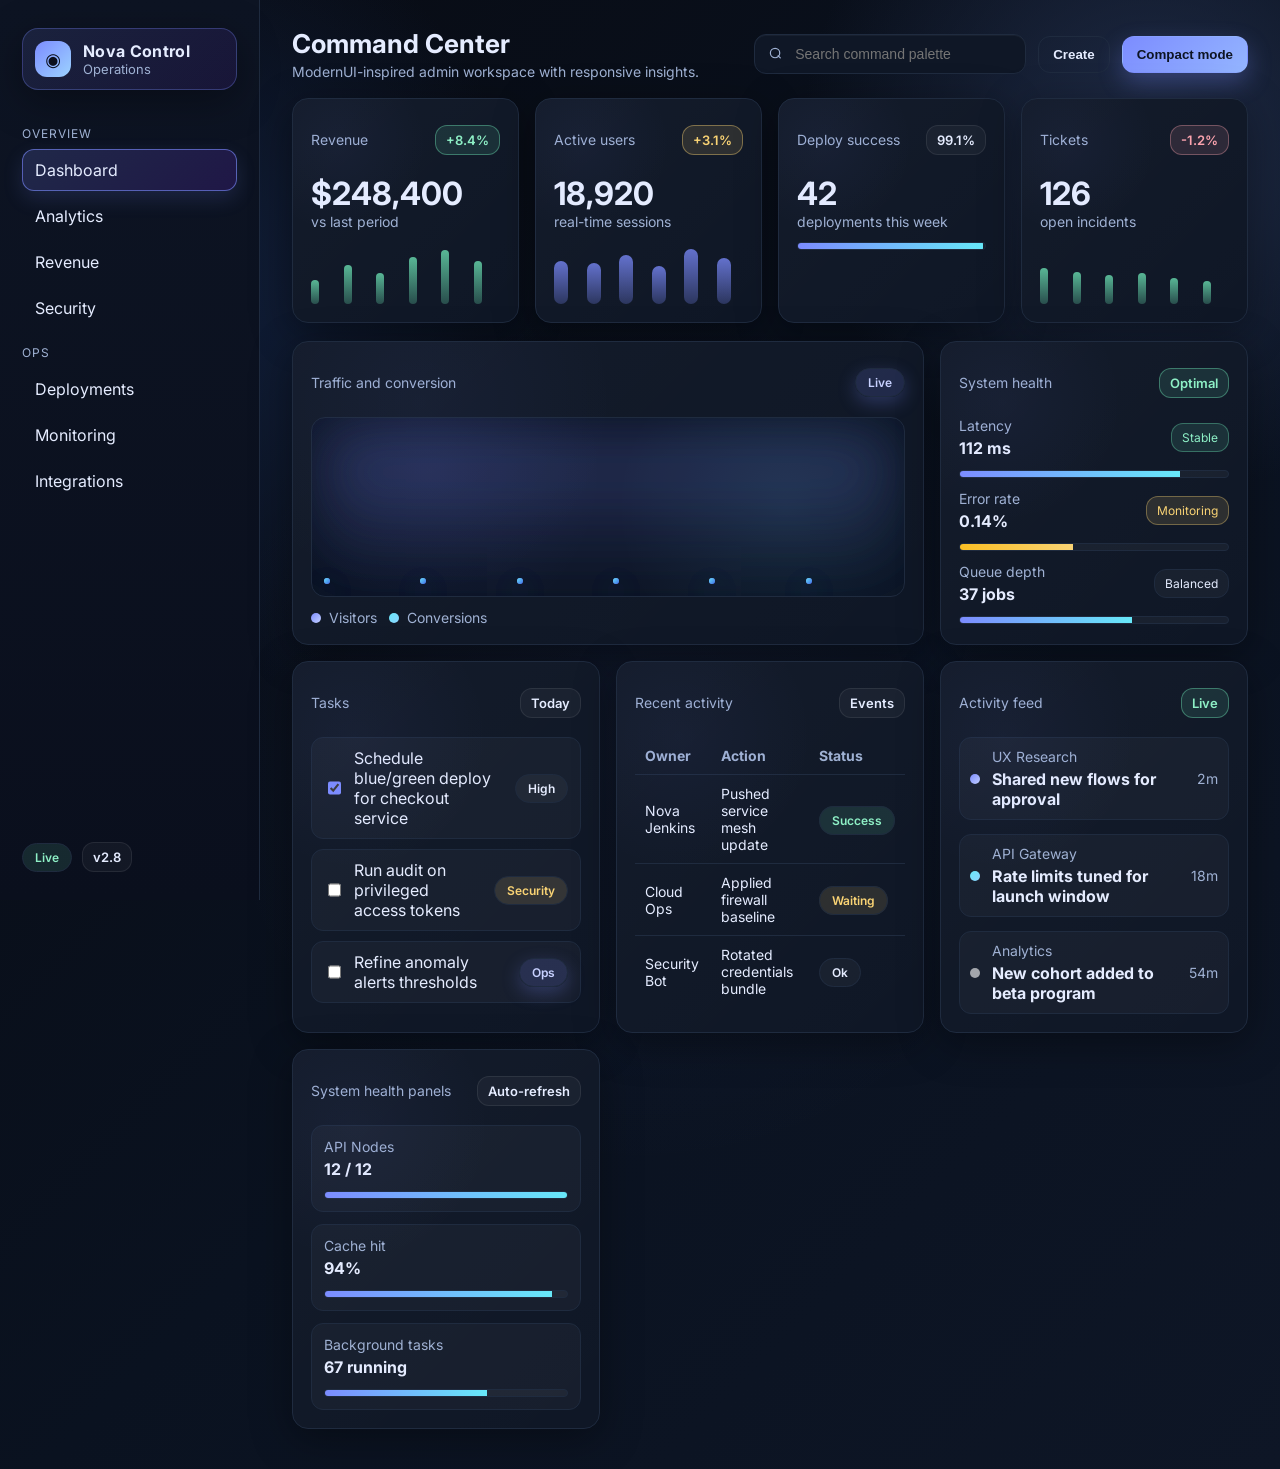
<file: index.html>
<!doctype html>
<html lang="en">
<head>
  <meta charset="UTF-8" />
  <meta name="viewport" content="width=device-width, initial-scale=1.0" />
  <title>ModernUI Admin Dashboard</title>
  <link rel="preconnect" href="https://fonts.googleapis.com">
  <link rel="preconnect" href="https://fonts.gstatic.com" crossorigin>
  <link href="https://fonts.googleapis.com/css2?family=Inter:wght@400;500;600;700&display=swap" rel="stylesheet">
  <link rel="stylesheet" href="assets/styles.css" />
</head>
<body class="theme-dark">
  <div class="app-shell" data-compact="false">
    <aside class="sidebar" aria-label="Primary navigation">
      <div class="sidebar__brand" tabindex="0">
        <div class="brand__icon" aria-hidden="true">&#9673;</div>
        <div>
          <p class="brand__label">Nova Control</p>
          <p class="brand__sub">Operations</p>
        </div>
      </div>
      <nav class="sidebar__nav" aria-label="Main">
        <p class="sidebar__section">Overview</p>
        <a class="nav-link is-active" href="#" data-nav-link>Dashboard</a>
        <a class="nav-link" href="#" data-nav-link>Analytics</a>
        <a class="nav-link" href="#" data-nav-link>Revenue</a>
        <a class="nav-link" href="#" data-nav-link>Security</a>
        <p class="sidebar__section">Ops</p>
        <a class="nav-link" href="#" data-nav-link>Deployments</a>
        <a class="nav-link" href="#" data-nav-link>Monitoring</a>
        <a class="nav-link" href="#" data-nav-link>Integrations</a>
      </nav>
      <div class="sidebar__footer">
        <div class="pill pill--success" aria-label="Environment healthy">Live</div>
        <div class="badge badge--outline">v2.8</div>
      </div>
    </aside>

    <main class="main" aria-label="Dashboard content">
      <header class="topbar">
        <div class="topbar__left">
          <h1>Command Center</h1>
          <p class="muted">ModernUI-inspired admin workspace with responsive insights.</p>
        </div>
        <div class="topbar__right">
          <label class="search" aria-label="Search">
            <svg class="icon" viewBox="0 0 24 24" aria-hidden="true"><path d="M10.75 4.5a6.25 6.25 0 1 1 0 12.5 6.25 6.25 0 0 1 0-12.5Zm7 12.75-2.9-2.9" stroke="currentColor" stroke-width="1.6" stroke-linecap="round" stroke-linejoin="round" fill="none"/></svg>
            <input type="search" name="search" placeholder="Search command palette" />
          </label>
          <button class="button button--ghost" type="button">Create</button>
          <button class="button button--primary" type="button" id="compactToggle" aria-pressed="false">Compact mode</button>
        </div>
      </header>

      <section class="grid kpi-grid" aria-label="Key performance indicators">
        <article class="card card--kpi" data-animate>
          <div class="card__head">
            <p class="muted">Revenue</p>
            <span class="badge badge--success">+8.4%</span>
          </div>
          <p class="metric">$248,400</p>
          <div class="subtext">vs last period</div>
          <div class="spark spark--line" aria-hidden="true">
            <span style="--p: 40"></span><span style="--p: 65"></span><span style="--p: 52"></span><span style="--p: 78"></span><span style="--p: 90"></span><span style="--p: 72"></span>
          </div>
        </article>
        <article class="card card--kpi" data-animate>
          <div class="card__head">
            <p class="muted">Active users</p>
            <span class="badge badge--warning">+3.1%</span>
          </div>
          <p class="metric">18,920</p>
          <div class="subtext">real-time sessions</div>
          <div class="spark spark--bar" aria-hidden="true">
            <span style="--p: 72"></span><span style="--p: 68"></span><span style="--p: 82"></span><span style="--p: 64"></span><span style="--p: 91"></span><span style="--p: 77"></span>
          </div>
        </article>
        <article class="card card--kpi" data-animate>
          <div class="card__head">
            <p class="muted">Deploy success</p>
            <span class="badge badge--outline">99.1%</span>
          </div>
          <p class="metric">42</p>
          <div class="subtext">deployments this week</div>
          <div class="progress" role="progressbar" aria-valuemin="0" aria-valuemax="100" aria-valuenow="99">
            <span style="width: 99%"></span>
          </div>
        </article>
        <article class="card card--kpi" data-animate>
          <div class="card__head">
            <p class="muted">Tickets</p>
            <span class="badge badge--danger">-1.2%</span>
          </div>
          <p class="metric">126</p>
          <div class="subtext">open incidents</div>
          <div class="spark spark--line" aria-hidden="true">
            <span style="--p: 60"></span><span style="--p: 54"></span><span style="--p: 48"></span><span style="--p: 52"></span><span style="--p: 44"></span><span style="--p: 38"></span>
          </div>
        </article>
      </section>

      <section class="grid" aria-label="Dashboard panels">
        <article class="card card--wide" data-animate>
          <div class="card__head">
            <p class="muted">Traffic and conversion</p>
            <div class="pill pill--glow">Live</div>
          </div>
          <div class="chart chart--area" role="img" aria-label="Traffic and conversion trends" aria-live="polite">
            <div class="chart__line"><span style="--x: 5; --y: 62"></span><span style="--x: 22; --y: 58"></span><span style="--x: 38; --y: 66"></span><span style="--x: 56; --y: 50"></span><span style="--x: 72; --y: 78"></span><span style="--x: 88; --y: 68"></span></div>
            <div class="chart__line chart__line--accent"><span style="--x: 5; --y: 70"></span><span style="--x: 22; --y: 64"></span><span style="--x: 38; --y: 74"></span><span style="--x: 56; --y: 62"></span><span style="--x: 72; --y: 86"></span><span style="--x: 88; --y: 82"></span></div>
          </div>
          <div class="legend">
            <span class="legend__item"><span class="dot dot--primary"></span>Visitors</span>
            <span class="legend__item"><span class="dot dot--accent"></span>Conversions</span>
          </div>
        </article>

        <article class="card" data-animate>
          <div class="card__head">
            <p class="muted">System health</p>
            <span class="badge badge--success">Optimal</span>
          </div>
          <div class="health">
            <div class="health__row">
              <div>
                <p class="label">Latency</p>
                <p class="value">112 ms</p>
              </div>
              <div class="indicator indicator--success">Stable</div>
            </div>
            <div class="health__bar"><span style="width: 82%"></span></div>
            <div class="health__row">
              <div>
                <p class="label">Error rate</p>
                <p class="value">0.14%</p>
              </div>
              <div class="indicator indicator--warning">Monitoring</div>
            </div>
            <div class="health__bar health__bar--warning"><span style="width: 42%"></span></div>
            <div class="health__row">
              <div>
                <p class="label">Queue depth</p>
                <p class="value">37 jobs</p>
              </div>
              <div class="indicator">Balanced</div>
            </div>
            <div class="health__bar"><span style="width: 64%"></span></div>
          </div>
        </article>

        <article class="card" data-animate>
          <div class="card__head">
            <p class="muted">Tasks</p>
            <span class="badge badge--outline">Today</span>
          </div>
          <ul class="list" role="list">
            <li class="list__item">
              <label class="checkbox">
                <input type="checkbox" checked />
                <span>Schedule blue/green deploy for checkout service</span>
              </label>
              <span class="pill">High</span>
            </li>
            <li class="list__item">
              <label class="checkbox">
                <input type="checkbox" />
                <span>Run audit on privileged access tokens</span>
              </label>
              <span class="pill pill--warning">Security</span>
            </li>
            <li class="list__item">
              <label class="checkbox">
                <input type="checkbox" />
                <span>Refine anomaly alerts thresholds</span>
              </label>
              <span class="pill pill--glow">Ops</span>
            </li>
          </ul>
        </article>

        <article class="card card--table" data-animate>
          <div class="card__head">
            <p class="muted">Recent activity</p>
            <span class="badge badge--outline">Events</span>
          </div>
          <table>
            <thead>
              <tr>
                <th scope="col">Owner</th>
                <th scope="col">Action</th>
                <th scope="col">Status</th>
              </tr>
            </thead>
            <tbody>
              <tr>
                <td>Nova Jenkins</td>
                <td>Pushed service mesh update</td>
                <td><span class="pill pill--success">Success</span></td>
              </tr>
              <tr>
                <td>Cloud Ops</td>
                <td>Applied firewall baseline</td>
                <td><span class="pill pill--warning">Waiting</span></td>
              </tr>
              <tr>
                <td>Security Bot</td>
                <td>Rotated credentials bundle</td>
                <td><span class="pill">Ok</span></td>
              </tr>
            </tbody>
          </table>
        </article>

        <article class="card" data-animate>
          <div class="card__head">
            <p class="muted">Activity feed</p>
            <span class="badge badge--success">Live</span>
          </div>
          <ol class="timeline" aria-label="Recent activity">
            <li class="timeline__item">
              <span class="dot dot--primary"></span>
              <div>
                <p class="label">UX Research</p>
                <p class="value">Shared new flows for approval</p>
              </div>
              <span class="muted">2m</span>
            </li>
            <li class="timeline__item">
              <span class="dot dot--accent"></span>
              <div>
                <p class="label">API Gateway</p>
                <p class="value">Rate limits tuned for launch window</p>
              </div>
              <span class="muted">18m</span>
            </li>
            <li class="timeline__item">
              <span class="dot"></span>
              <div>
                <p class="label">Analytics</p>
                <p class="value">New cohort added to beta program</p>
              </div>
              <span class="muted">54m</span>
            </li>
          </ol>
        </article>

        <article class="card" data-animate>
          <div class="card__head">
            <p class="muted">System health panels</p>
            <span class="badge badge--outline">Auto-refresh</span>
          </div>
          <div class="panels">
            <div class="panel">
              <p class="label">API Nodes</p>
              <p class="value">12 / 12</p>
              <div class="progress"><span style="width: 100%"></span></div>
            </div>
            <div class="panel">
              <p class="label">Cache hit</p>
              <p class="value">94%</p>
              <div class="progress"><span style="width: 94%"></span></div>
            </div>
            <div class="panel">
              <p class="label">Background tasks</p>
              <p class="value">67 running</p>
              <div class="progress"><span style="width: 67%"></span></div>
            </div>
          </div>
        </article>
      </section>
    </main>
  </div>
  <script src="assets/script.js"></script>
</body>
</html>
</file>
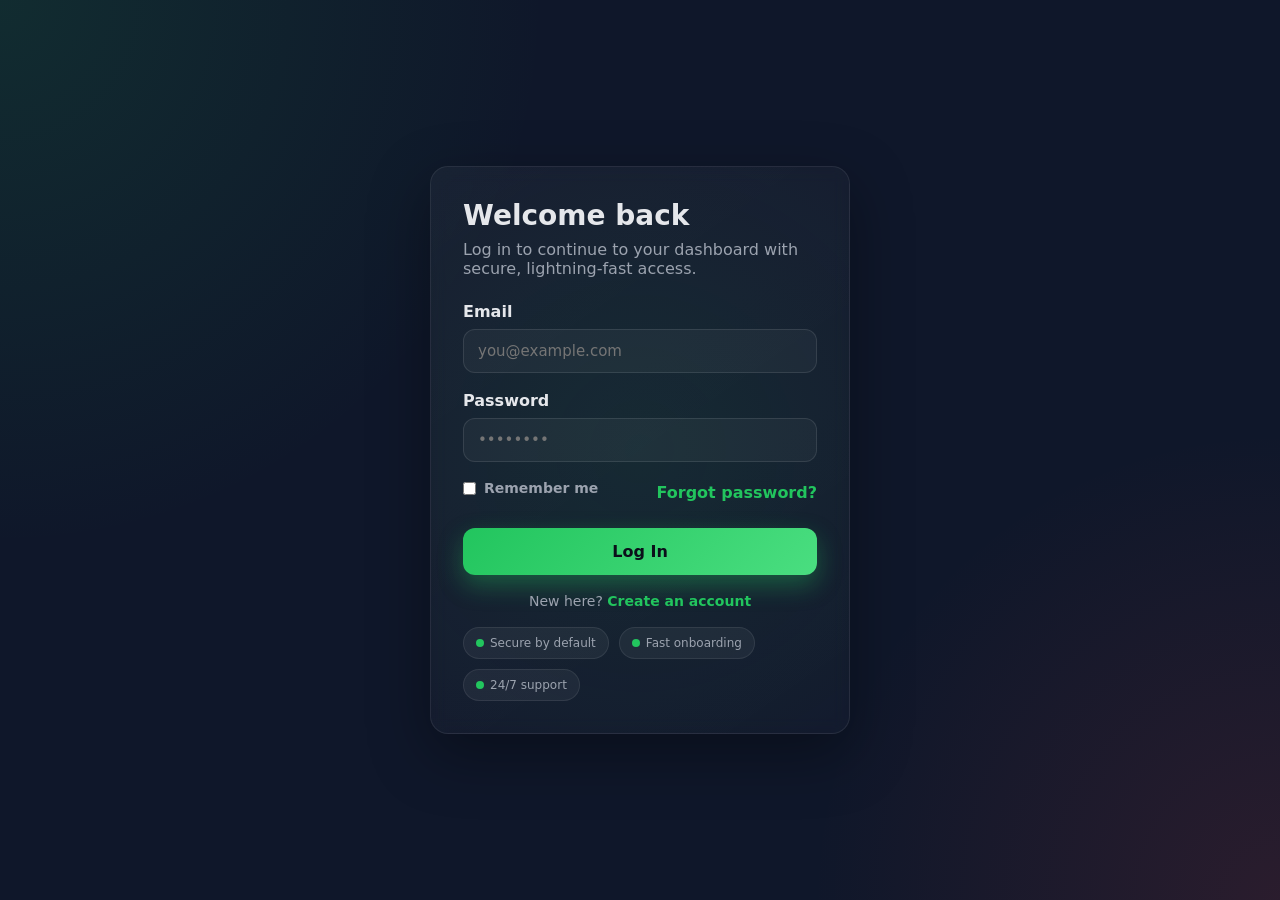
<file: login.html>
<!DOCTYPE html>
<html lang="en">
<head>
  <meta charset="UTF-8" />
  <meta name="viewport" content="width=device-width, initial-scale=1.0" />
  <title>Login</title>
  <style>
    :root {
      --bg: #0f172a;
      --card: #111827;
      --text: #e5e7eb;
      --muted: #9ca3af;
      --accent: #22c55e;
      --accent-dark: #16a34a;
      --danger: #ef4444;
    }

    * {
      box-sizing: border-box;
      margin: 0;
      padding: 0;
      font-family: "Inter", system-ui, -apple-system, sans-serif;
    }

    body {
      background: radial-gradient(circle at top left, rgba(34, 197, 94, 0.12), transparent 35%),
                  radial-gradient(circle at bottom right, rgba(239, 68, 68, 0.12), transparent 30%),
                  var(--bg);
      color: var(--text);
      min-height: 100vh;
      display: flex;
      align-items: center;
      justify-content: center;
      padding: 24px;
    }

    .container {
      background: linear-gradient(145deg, rgba(255, 255, 255, 0.04), rgba(255, 255, 255, 0.02));
      border: 1px solid rgba(255, 255, 255, 0.08);
      border-radius: 18px;
      box-shadow: 0 20px 60px rgba(0, 0, 0, 0.35);
      max-width: 420px;
      width: 100%;
      padding: 32px;
      position: relative;
      overflow: hidden;
      backdrop-filter: blur(8px);
    }

    .container::before {
      content: "";
      position: absolute;
      inset: -60% -50%;
      background: radial-gradient(circle, rgba(34, 197, 94, 0.08), transparent 45%);
      transform: rotate(18deg);
    }

    .content {
      position: relative;
      z-index: 1;
    }

    h1 {
      font-size: 28px;
      font-weight: 700;
      margin-bottom: 8px;
    }

    p.description {
      color: var(--muted);
      margin-bottom: 24px;
    }

    label {
      display: block;
      font-weight: 600;
      margin-bottom: 8px;
    }

    .field {
      margin-bottom: 18px;
    }

    .input {
      width: 100%;
      background: rgba(255, 255, 255, 0.04);
      border: 1px solid rgba(255, 255, 255, 0.1);
      color: var(--text);
      padding: 12px 14px;
      border-radius: 12px;
      font-size: 15px;
      transition: border-color 0.2s ease, box-shadow 0.2s ease;
    }

    .input:focus {
      outline: none;
      border-color: rgba(34, 197, 94, 0.6);
      box-shadow: 0 0 0 3px rgba(34, 197, 94, 0.15);
    }

    .actions {
      display: flex;
      justify-content: space-between;
      align-items: center;
      margin-bottom: 24px;
    }

    .remember {
      display: flex;
      align-items: center;
      gap: 8px;
      color: var(--muted);
      font-size: 14px;
    }

    .link {
      color: var(--accent);
      text-decoration: none;
      font-weight: 600;
      transition: color 0.2s ease;
    }

    .link:hover {
      color: #4ade80;
    }

    .button {
      width: 100%;
      background: linear-gradient(135deg, var(--accent), #4ade80);
      color: #0b0f1a;
      border: none;
      font-weight: 700;
      border-radius: 12px;
      padding: 14px;
      font-size: 16px;
      cursor: pointer;
      transition: transform 0.15s ease, box-shadow 0.15s ease;
      box-shadow: 0 10px 25px rgba(34, 197, 94, 0.35);
    }

    .button:hover {
      transform: translateY(-1px);
      box-shadow: 0 12px 28px rgba(34, 197, 94, 0.45);
    }

    .button:active {
      transform: translateY(0);
      box-shadow: 0 8px 20px rgba(34, 197, 94, 0.3);
    }

    .footer-text {
      text-align: center;
      color: var(--muted);
      margin-top: 18px;
      font-size: 14px;
    }

    .badge-row {
      display: flex;
      gap: 10px;
      margin-top: 18px;
      flex-wrap: wrap;
    }

    .badge {
      background: rgba(255, 255, 255, 0.05);
      border: 1px solid rgba(255, 255, 255, 0.08);
      color: var(--muted);
      padding: 8px 12px;
      border-radius: 999px;
      font-size: 12px;
      display: inline-flex;
      align-items: center;
      gap: 6px;
    }

    .badge-dot {
      width: 8px;
      height: 8px;
      background: var(--accent);
      border-radius: 50%;
    }
  </style>
</head>
<body>
  <main class="container">
    <div class="content">
      <h1>Welcome back</h1>
      <p class="description">Log in to continue to your dashboard with secure, lightning-fast access.</p>

      <form>
        <div class="field">
          <label for="email">Email</label>
          <input class="input" type="email" id="email" name="email" placeholder="you@example.com" required />
        </div>

        <div class="field">
          <label for="password">Password</label>
          <input class="input" type="password" id="password" name="password" placeholder="••••••••" minlength="8" required />
        </div>

        <div class="actions">
          <label class="remember">
            <input type="checkbox" name="remember" />
            <span>Remember me</span>
          </label>
          <a class="link" href="#">Forgot password?</a>
        </div>

        <button class="button" type="submit">Log In</button>
      </form>

      <p class="footer-text">
        New here?
        <a class="link" href="register.html">Create an account</a>
      </p>

      <div class="badge-row">
        <span class="badge"><span class="badge-dot"></span> Secure by default</span>
        <span class="badge"><span class="badge-dot"></span> Fast onboarding</span>
        <span class="badge"><span class="badge-dot"></span> 24/7 support</span>
      </div>
    </div>
  </main>
</body>
</html>
</file>
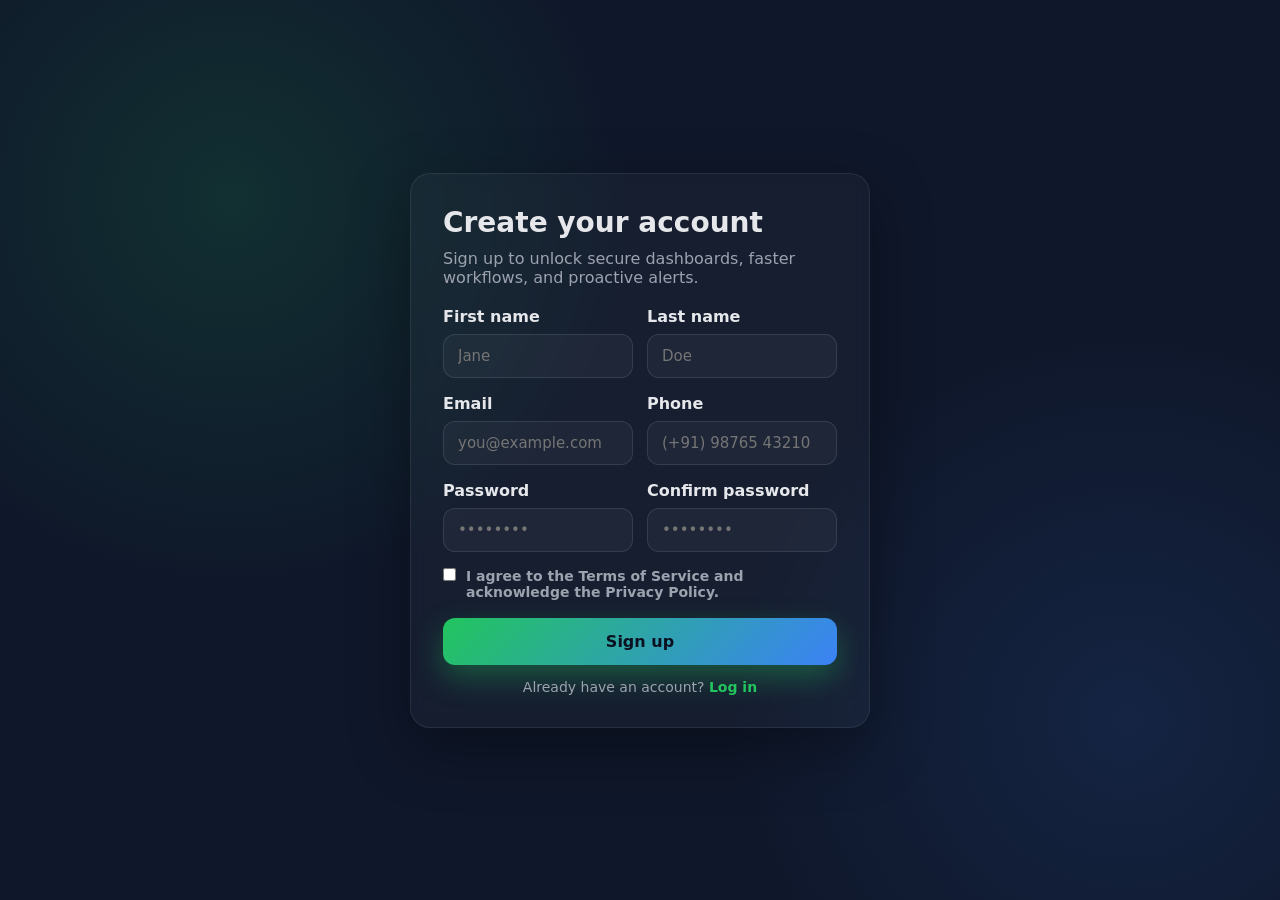
<file: register.html>
<!DOCTYPE html>
<html lang="en">
<head>
  <meta charset="UTF-8" />
  <meta name="viewport" content="width=device-width, initial-scale=1.0" />
  <title>Create Account</title>
  <style>
    :root {
      --bg: #0f172a;
      --text: #e5e7eb;
      --muted: #9ca3af;
      --accent: #22c55e;
    }

    * {
      box-sizing: border-box;
      margin: 0;
      padding: 0;
      font-family: "Inter", system-ui, -apple-system, sans-serif;
    }

    body {
      background: radial-gradient(circle at 18% 22%, rgba(34, 197, 94, 0.14), transparent 32%),
                  radial-gradient(circle at 88% 80%, rgba(59, 130, 246, 0.12), transparent 30%),
                  var(--bg);
      color: var(--text);
      min-height: 100vh;
      display: flex;
      align-items: center;
      justify-content: center;
      padding: 24px;
    }

    .card {
      background: rgba(255, 255, 255, 0.03);
      border: 1px solid rgba(255, 255, 255, 0.08);
      border-radius: 20px;
      padding: 32px;
      width: 100%;
      max-width: 460px;
      box-shadow: 0 20px 60px rgba(0, 0, 0, 0.35);
      backdrop-filter: blur(8px);
    }

    h1 {
      font-size: 28px;
      font-weight: 700;
      margin-bottom: 10px;
    }

    p.subtitle {
      color: var(--muted);
      margin-bottom: 20px;
    }

    .grid {
      display: grid;
      grid-template-columns: repeat(auto-fit, minmax(180px, 1fr));
      gap: 14px;
      margin-bottom: 16px;
    }

    label {
      display: block;
      font-weight: 600;
      margin-bottom: 8px;
    }

    .input {
      width: 100%;
      padding: 12px 14px;
      border-radius: 12px;
      border: 1px solid rgba(255, 255, 255, 0.1);
      background: rgba(255, 255, 255, 0.04);
      color: var(--text);
      font-size: 15px;
      transition: border-color 0.2s ease, box-shadow 0.2s ease;
    }

    .input:focus {
      outline: none;
      border-color: rgba(34, 197, 94, 0.6);
      box-shadow: 0 0 0 3px rgba(34, 197, 94, 0.18);
    }

    .terms {
      display: flex;
      gap: 10px;
      align-items: flex-start;
      color: var(--muted);
      font-size: 14px;
      margin: 8px 0 18px;
    }

    .submit {
      width: 100%;
      background: linear-gradient(135deg, #22c55e, #3b82f6);
      color: #0b1120;
      border: none;
      padding: 14px;
      border-radius: 12px;
      font-weight: 700;
      font-size: 16px;
      cursor: pointer;
      transition: transform 0.15s ease, box-shadow 0.15s ease;
      box-shadow: 0 12px 30px rgba(34, 197, 94, 0.35);
    }

    .submit:hover {
      transform: translateY(-1px);
      box-shadow: 0 14px 34px rgba(34, 197, 94, 0.45);
    }

    .submit:active {
      transform: translateY(0);
      box-shadow: 0 10px 26px rgba(34, 197, 94, 0.32);
    }

    .footer {
      margin-top: 14px;
      color: var(--muted);
      text-align: center;
      font-size: 14px;
    }

    .link {
      color: var(--accent);
      font-weight: 700;
      text-decoration: none;
    }

    .link:hover {
      color: #4ade80;
    }
  </style>
</head>
<body>
  <main class="card">
    <h1>Create your account</h1>
    <p class="subtitle">Sign up to unlock secure dashboards, faster workflows, and proactive alerts.</p>

    <form>
      <div class="grid">
        <div>
          <label for="firstName">First name</label>
          <input class="input" type="text" id="firstName" name="firstName" placeholder="Jane" required />
        </div>
        <div>
          <label for="lastName">Last name</label>
          <input class="input" type="text" id="lastName" name="lastName" placeholder="Doe" required />
        </div>
      </div>

      <div class="grid">
        <div>
          <label for="email">Email</label>
          <input class="input" type="email" id="email" name="email" placeholder="you@example.com" required />
        </div>
        <div>
          <label for="phone">Phone</label>
          <input class="input" type="tel" id="phone" name="phone" placeholder="(+91) 98765 43210" />
        </div>
      </div>

      <div class="grid">
        <div>
          <label for="password">Password</label>
          <input class="input" type="password" id="password" name="password" placeholder="••••••••" minlength="8" required />
        </div>
        <div>
          <label for="confirmPassword">Confirm password</label>
          <input class="input" type="password" id="confirmPassword" name="confirmPassword" placeholder="••••••••" minlength="8" required />
        </div>
      </div>

      <label class="terms">
        <input type="checkbox" required />
        <span>I agree to the Terms of Service and acknowledge the Privacy Policy.</span>
      </label>

      <button class="submit" type="submit">Sign up</button>
    </form>

    <p class="footer">
      Already have an account?
      <a class="link" href="login.html">Log in</a>
    </p>
  </main>
</body>
</html>
</file>
<file: assets/styles.css>
:root {
  --bg: #0c111c;
  --panel: #0f1726;
  --panel-alt: #121a2e;
  --border: #1f2b3f;
  --text: #e5ecff;
  --muted: #9fb1d3;
  --accent: #7dd3fc;
  --primary: #7c8cff;
  --success: #6ee7b7;
  --warning: #f9d374;
  --danger: #fda4af;
  --shadow: 0 10px 40px rgba(0, 0, 0, 0.35);
  --radius: 16px;
  --transition: 180ms ease;
}

* { box-sizing: border-box; }

body {
  margin: 0;
  min-height: 100vh;
  font-family: 'Inter', system-ui, -apple-system, sans-serif;
  color: var(--text);
  background: radial-gradient(circle at 10% 20%, #12213f, transparent 25%),
    radial-gradient(circle at 90% 10%, #1f2b46, transparent 20%),
    linear-gradient(135deg, #080b13, #0a1220 55%, #0e1626);
}

.app-shell {
  display: grid;
  grid-template-columns: 260px 1fr;
  min-height: 100vh;
  background: radial-gradient(circle at 50% 50%, rgba(124, 140, 255, 0.05), transparent 45%);
  transition: background var(--transition), gap var(--transition);
}

.sidebar {
  position: sticky;
  top: 0;
  height: 100vh;
  padding: 28px 22px;
  border-right: 1px solid var(--border);
  background: linear-gradient(180deg, #0d1423 0%, #0a0f1d 100%);
  display: flex;
  flex-direction: column;
  gap: 24px;
  transition: padding var(--transition), border-color var(--transition);
}

.sidebar__brand {
  display: flex;
  gap: 12px;
  align-items: center;
  padding: 12px;
  border-radius: var(--radius);
  background: linear-gradient(135deg, rgba(124, 140, 255, 0.12), rgba(109, 40, 217, 0.12));
  border: 1px solid rgba(124, 140, 255, 0.3);
  box-shadow: var(--shadow);
}

.brand__icon {
  width: 36px;
  height: 36px;
  border-radius: 12px;
  display: grid;
  place-items: center;
  background: linear-gradient(135deg, #7c8cff, #9cd2ff);
  color: #0b0f1c;
  font-size: 18px;
  font-weight: 700;
}

.brand__label {
  margin: 0;
  font-weight: 700;
  letter-spacing: 0.02em;
}

.brand__sub {
  margin: 0;
  color: var(--muted);
  font-size: 13px;
}

.sidebar__nav {
  display: grid;
  gap: 4px;
}

.sidebar__section {
  margin: 12px 0 4px;
  font-size: 12px;
  text-transform: uppercase;
  letter-spacing: 0.08em;
  color: var(--muted);
}

.nav-link {
  display: block;
  color: var(--text);
  text-decoration: none;
  padding: 10px 12px;
  border-radius: 12px;
  border: 1px solid transparent;
  transition: background var(--transition), border-color var(--transition), transform var(--transition);
}

.nav-link:hover {
  background: rgba(124, 140, 255, 0.1);
  border-color: rgba(124, 140, 255, 0.2);
  transform: translateX(4px);
}

.nav-link.is-active {
  background: linear-gradient(135deg, rgba(124, 140, 255, 0.18), rgba(109, 40, 217, 0.2));
  border-color: rgba(124, 140, 255, 0.6);
  box-shadow: 0 8px 20px rgba(124, 140, 255, 0.15);
}

.nav-link.is-focused {
  border-color: rgba(124, 140, 255, 0.4);
  background: rgba(124, 140, 255, 0.12);
  outline: none;
}

.sidebar__footer {
  margin-top: auto;
  display: flex;
  gap: 10px;
  align-items: center;
}

.main {
  padding: 28px 32px 40px;
  display: grid;
  gap: 18px;
  transition: padding var(--transition), gap var(--transition);
}

.topbar {
  display: flex;
  gap: 18px;
  align-items: center;
  justify-content: space-between;
  flex-wrap: wrap;
}

.topbar h1 {
  margin: 0 0 4px;
  font-size: 26px;
}

.topbar .muted {
  margin: 0;
}

.topbar__right {
  display: flex;
  align-items: center;
  gap: 12px;
}

.search {
  display: inline-flex;
  align-items: center;
  gap: 8px;
  padding: 10px 12px;
  border: 1px solid var(--border);
  border-radius: 12px;
  background: var(--panel);
  box-shadow: inset 0 1px 0 rgba(255, 255, 255, 0.04);
}

.search input {
  background: transparent;
  border: none;
  color: var(--text);
  min-width: 220px;
  outline: none;
  font-size: 14px;
}

.icon { width: 18px; height: 18px; color: var(--muted); }

.button {
  border: 1px solid var(--border);
  background: var(--panel);
  color: var(--text);
  padding: 10px 14px;
  border-radius: 12px;
  font-weight: 600;
  cursor: pointer;
  transition: transform var(--transition), box-shadow var(--transition), border-color var(--transition);
}

.button:hover { transform: translateY(-2px); }

.button--ghost {
  background: transparent;
}

.button--primary {
  background: linear-gradient(135deg, #7c8cff, #94b5ff);
  color: #0d1423;
  border-color: transparent;
  box-shadow: 0 10px 25px rgba(124, 140, 255, 0.3);
}

.button--primary:hover { box-shadow: 0 12px 28px rgba(124, 140, 255, 0.35); }

.grid {
  display: grid;
  gap: 16px;
  grid-template-columns: repeat(auto-fit, minmax(280px, 1fr));
}

.kpi-grid { grid-template-columns: repeat(auto-fit, minmax(220px, 1fr)); }

.card {
  background: linear-gradient(135deg, rgba(255, 255, 255, 0.02), rgba(255, 255, 255, 0)), var(--panel);
  border: 1px solid var(--border);
  border-radius: var(--radius);
  padding: 18px;
  box-shadow: var(--shadow);
  position: relative;
  overflow: hidden;
  transition: transform var(--transition), border-color var(--transition), box-shadow var(--transition);
  animation: fadeUp 420ms ease forwards;
  opacity: 0;
}

.card[data-animate] { --delay: 60ms; animation-delay: var(--delay); }

.card::after {
  content: '';
  position: absolute;
  inset: 0;
  background: radial-gradient(circle at 20% 20%, rgba(124, 140, 255, 0.05), transparent 35%);
  pointer-events: none;
}

.card:hover {
  transform: translateY(-4px);
  border-color: rgba(124, 140, 255, 0.45);
  box-shadow: 0 20px 45px rgba(0, 0, 0, 0.45);
}

.card--wide { grid-column: span 2; min-height: 240px; }

.card__head {
  display: flex;
  align-items: center;
  justify-content: space-between;
  margin-bottom: 12px;
}

.metric {
  margin: 0;
  font-size: 32px;
  font-weight: 700;
}

.subtext, .muted { color: var(--muted); font-size: 14px; }

.badge {
  display: inline-flex;
  align-items: center;
  gap: 6px;
  padding: 6px 10px;
  border-radius: 12px;
  border: 1px solid rgba(255, 255, 255, 0.08);
  font-weight: 600;
  font-size: 13px;
}

.badge--success { background: rgba(110, 231, 183, 0.12); color: #8ef0c6; border-color: rgba(110, 231, 183, 0.4); }
.badge--warning { background: rgba(249, 211, 116, 0.12); color: #f9d374; border-color: rgba(249, 211, 116, 0.4); }
.badge--danger { background: rgba(253, 164, 175, 0.12); color: #fda4af; border-color: rgba(253, 164, 175, 0.35); }
.badge--outline { background: rgba(255, 255, 255, 0.04); color: var(--text); }

.pill {
  background: rgba(255, 255, 255, 0.04);
  border: 1px solid var(--border);
  border-radius: 999px;
  padding: 6px 12px;
  color: var(--text);
  font-size: 12px;
  font-weight: 600;
}

.pill--success { background: rgba(110, 231, 183, 0.12); color: #8ef0c6; }
.pill--warning { background: rgba(249, 211, 116, 0.12); color: #f9d374; }
.pill--glow { background: rgba(124, 140, 255, 0.16); color: #c8d1ff; box-shadow: 0 6px 18px rgba(124, 140, 255, 0.25); }

.spark {
  display: grid;
  grid-auto-flow: column;
  gap: 6px;
  align-items: flex-end;
  margin-top: 14px;
  height: 60px;
}

.spark span {
  display: block;
  width: 14px;
  height: calc(var(--p) * 1%);
  border-radius: 8px;
  background: linear-gradient(180deg, rgba(124, 140, 255, 0.9), rgba(124, 140, 255, 0.3));
  opacity: 0.85;
}

.spark--line span {
  width: 8px;
  background: linear-gradient(180deg, rgba(110, 231, 183, 0.9), rgba(110, 231, 183, 0.3));
}

.progress {
  width: 100%;
  background: rgba(255, 255, 255, 0.04);
  border-radius: 999px;
  height: 8px;
  overflow: hidden;
  border: 1px solid var(--border);
  margin-top: 12px;
}

.progress span {
  display: block;
  height: 100%;
  background: linear-gradient(90deg, #7c8cff, #67e8f9);
}

.chart {
  position: relative;
  height: 180px;
  border-radius: 14px;
  background: radial-gradient(circle at 20% 30%, rgba(124, 140, 255, 0.08), transparent 35%),
    radial-gradient(circle at 80% 50%, rgba(103, 232, 249, 0.08), transparent 35%),
    #0c1424;
  border: 1px solid var(--border);
  overflow: hidden;
}

.chart__line {
  position: absolute;
  inset: 16px 12px 12px;
  display: grid;
  grid-auto-flow: column;
  align-items: flex-end;
  gap: 10px;
}

.chart__line span {
  width: 6px;
  height: 6px;
  border-radius: 50%;
  background: linear-gradient(135deg, rgba(124, 140, 255, 0.9), rgba(109, 40, 217, 0.7));
  box-shadow: 0 10px 30px rgba(124, 140, 255, 0.4);
  transform: translate(var(--x)%, calc(var(--y) * -1%));
}

.chart__line::after {
  content: '';
  position: absolute;
  inset: 0;
  background: linear-gradient(180deg, rgba(124, 140, 255, 0.35), transparent);
  filter: blur(30px);
  opacity: 0.4;
}

.chart__line--accent span {
  background: linear-gradient(135deg, rgba(103, 232, 249, 0.9), rgba(59, 130, 246, 0.8));
  box-shadow: 0 10px 30px rgba(103, 232, 249, 0.35);
}

.legend {
  display: flex;
  gap: 12px;
  margin-top: 12px;
  color: var(--muted);
}

.legend__item { display: inline-flex; gap: 8px; align-items: center; font-size: 14px; }

.dot {
  width: 10px;
  height: 10px;
  border-radius: 50%;
  background: rgba(255, 255, 255, 0.6);
}

.dot--primary { background: linear-gradient(135deg, #7c8cff, #c3d0ff); }
.dot--accent { background: linear-gradient(135deg, #67e8f9, #8dd3ff); }

.health { display: grid; gap: 12px; }
.health__row { display: flex; justify-content: space-between; align-items: center; }
.health__bar { width: 100%; height: 8px; border-radius: 12px; background: rgba(255, 255, 255, 0.04); border: 1px solid var(--border); overflow: hidden; }
.health__bar span { display: block; height: 100%; background: linear-gradient(90deg, #7c8cff, #67e8f9); }
.health__bar--warning span { background: linear-gradient(90deg, #fbbf24, #f9d374); }

.indicator {
  padding: 6px 10px;
  border-radius: 12px;
  background: rgba(255, 255, 255, 0.04);
  border: 1px solid var(--border);
  font-size: 12px;
}

.indicator--success { background: rgba(110, 231, 183, 0.12); color: #8ef0c6; border-color: rgba(110, 231, 183, 0.35); }
.indicator--warning { background: rgba(249, 211, 116, 0.12); color: #f9d374; border-color: rgba(249, 211, 116, 0.35); }

.list {
  list-style: none;
  padding: 0;
  margin: 0;
  display: grid;
  gap: 10px;
}

.list__item {
  background: rgba(255, 255, 255, 0.03);
  border: 1px solid var(--border);
  padding: 10px 12px;
  border-radius: 12px;
  display: flex;
  justify-content: space-between;
  align-items: center;
  gap: 10px;
}

.checkbox { display: flex; gap: 10px; align-items: center; color: var(--text); }
.checkbox input { accent-color: #7c8cff; width: 16px; height: 16px; }

.card--table table { width: 100%; border-collapse: collapse; color: var(--text); }
.card--table th, .card--table td { text-align: left; padding: 10px; font-size: 14px; }
.card--table thead { color: var(--muted); }
.card--table tbody tr { border-top: 1px solid var(--border); }

.timeline { list-style: none; padding: 0; margin: 0; display: grid; gap: 14px; }
.timeline__item { display: grid; grid-template-columns: auto 1fr auto; gap: 12px; align-items: center; background: rgba(255, 255, 255, 0.03); border: 1px solid var(--border); border-radius: 12px; padding: 10px; }

.panels { display: grid; gap: 12px; }
.panel { padding: 12px; border-radius: 12px; border: 1px solid var(--border); background: rgba(255, 255, 255, 0.03); }

.label { margin: 0; font-size: 14px; color: var(--muted); }
.value { margin: 4px 0 0; font-weight: 700; }

.muted { color: var(--muted); }

:focus-visible {
  outline: 2px solid var(--accent);
  outline-offset: 3px;
  box-shadow: 0 0 0 4px rgba(124, 140, 255, 0.25);
}

.nav-link:focus-visible { transform: translateX(4px); border-color: rgba(124, 140, 255, 0.45); }
.button:focus-visible { transform: translateY(-2px); }

.app-shell[data-compact="true"] {
  --radius: 12px;
}

.app-shell[data-compact="true"] .sidebar { padding: 20px 16px; }
.app-shell[data-compact="true"] .main { padding: 18px 20px 28px; gap: 14px; }
.app-shell[data-compact="true"] .card { padding: 14px; border-radius: 12px; }
.app-shell[data-compact="true"] .topbar h1 { font-size: 22px; }
.app-shell[data-compact="true"] .search input { min-width: 180px; }

@media (max-width: 1024px) {
  .app-shell { grid-template-columns: 220px 1fr; }
  .card--wide { grid-column: span 1; }
}

@media (max-width: 820px) {
  .app-shell { grid-template-columns: 1fr; }
  .sidebar { position: relative; height: auto; }
  .topbar { align-items: flex-start; }
  .topbar__right { width: 100%; justify-content: flex-start; flex-wrap: wrap; }
}

@keyframes fadeUp {
  from { transform: translateY(8px); opacity: 0; }
  to { transform: translateY(0); opacity: 1; }
}
</file>
